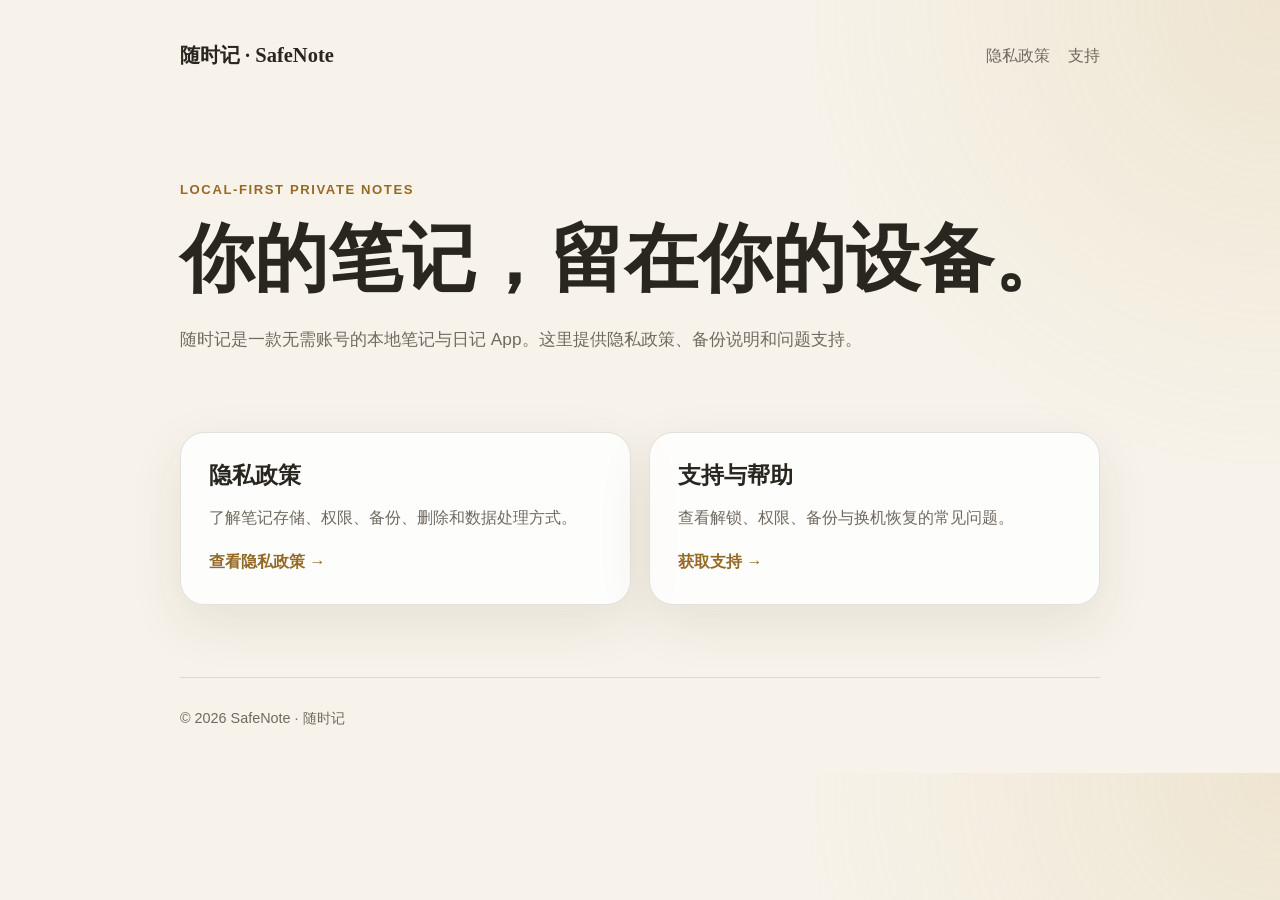
<file: index.html>
<!doctype html>
<html lang="zh-CN">
<head>
  <meta charset="utf-8">
  <meta name="viewport" content="width=device-width, initial-scale=1">
  <meta name="description" content="随时记—加密笔记本的隐私政策与支持页面。">
  <title>随时记 · SafeNote</title>
  <link rel="stylesheet" href="assets/styles.css">
</head>
<body>
  <div class="shell">
    <header>
      <a class="brand" href="./">随时记 · SafeNote</a>
      <nav aria-label="主要导航">
        <a href="privacy/">隐私政策</a>
        <a href="support/">支持</a>
      </nav>
    </header>
    <main>
      <section class="hero">
        <div class="eyebrow">Local-first private notes</div>
        <h1>你的笔记，留在你的设备。</h1>
        <p class="lede">随时记是一款无需账号的本地笔记与日记 App。这里提供隐私政策、备份说明和问题支持。</p>
      </section>
      <section class="cards" aria-label="文档入口">
        <a class="card" href="privacy/">
          <h2>隐私政策</h2>
          <p>了解笔记存储、权限、备份、删除和数据处理方式。</p>
          <strong>查看隐私政策 →</strong>
        </a>
        <a class="card" href="support/">
          <h2>支持与帮助</h2>
          <p>查看解锁、权限、备份与换机恢复的常见问题。</p>
          <strong>获取支持 →</strong>
        </a>
      </section>
    </main>
    <footer>© 2026 SafeNote · 随时记</footer>
  </div>
</body>
</html>
</file>
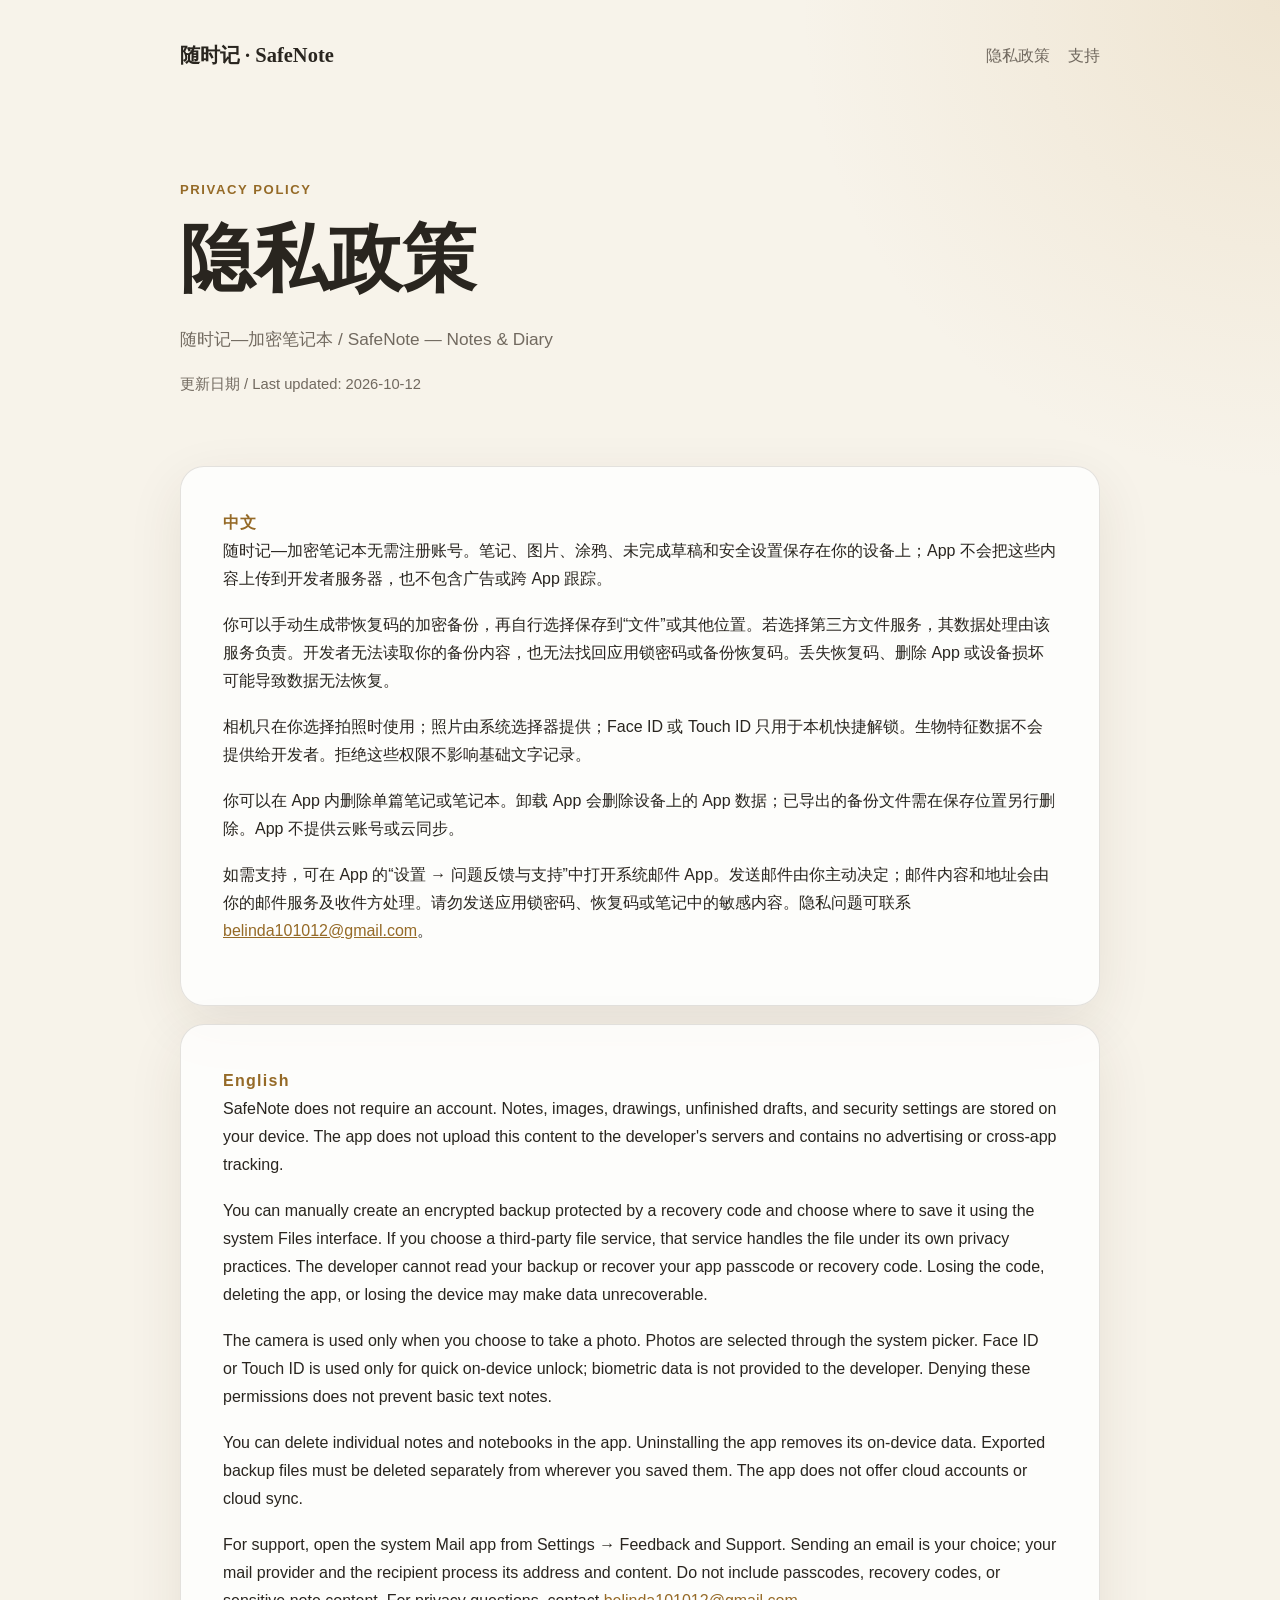
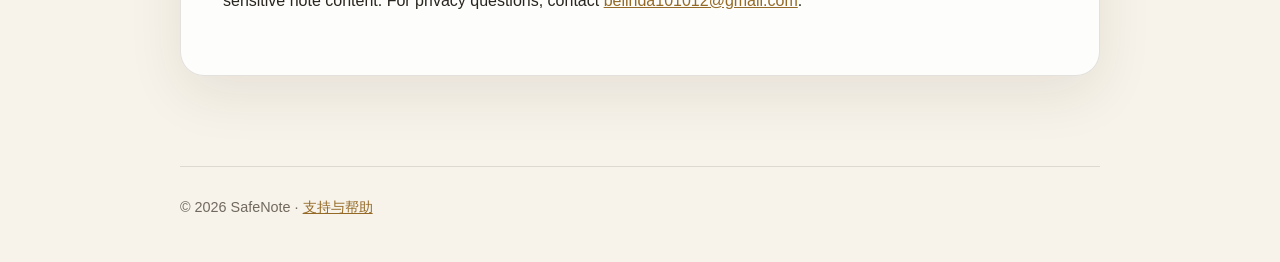
<file: privacy/index.html>
<!doctype html>
<html lang="zh-CN">
<head>
  <meta charset="utf-8">
  <meta name="viewport" content="width=device-width, initial-scale=1">
  <meta name="description" content="随时记—加密笔记本隐私政策。">
  <title>隐私政策 · 随时记 SafeNote</title>
  <link rel="stylesheet" href="../assets/styles.css">
</head>
<body>
  <div class="shell">
    <header>
      <a class="brand" href="../">随时记 · SafeNote</a>
      <nav aria-label="主要导航">
        <a href="./" aria-current="page">隐私政策</a>
        <a href="../support/">支持</a>
      </nav>
    </header>
    <main>
      <section class="hero">
        <div class="eyebrow">Privacy Policy</div>
        <h1>隐私政策</h1>
        <p class="lede">随时记—加密笔记本 / SafeNote — Notes &amp; Diary</p>
        <p class="updated">更新日期 / Last updated: 2026-10-12</p>
      </section>

      <article class="section">
        <div class="language-label">中文</div>
        <p>随时记—加密笔记本无需注册账号。笔记、图片、涂鸦、未完成草稿和安全设置保存在你的设备上；App 不会把这些内容上传到开发者服务器，也不包含广告或跨 App 跟踪。</p>
        <p>你可以手动生成带恢复码的加密备份，再自行选择保存到“文件”或其他位置。若选择第三方文件服务，其数据处理由该服务负责。开发者无法读取你的备份内容，也无法找回应用锁密码或备份恢复码。丢失恢复码、删除 App 或设备损坏可能导致数据无法恢复。</p>
        <p>相机只在你选择拍照时使用；照片由系统选择器提供；Face ID 或 Touch ID 只用于本机快捷解锁。生物特征数据不会提供给开发者。拒绝这些权限不影响基础文字记录。</p>
        <p>你可以在 App 内删除单篇笔记或笔记本。卸载 App 会删除设备上的 App 数据；已导出的备份文件需在保存位置另行删除。App 不提供云账号或云同步。</p>
        <p>如需支持，可在 App 的“设置 → 问题反馈与支持”中打开系统邮件 App。发送邮件由你主动决定；邮件内容和地址会由你的邮件服务及收件方处理。请勿发送应用锁密码、恢复码或笔记中的敏感内容。隐私问题可联系 <a href="mailto:belinda101012@gmail.com">belinda101012@gmail.com</a>。</p>
      </article>

      <article class="section" lang="en">
        <div class="language-label">English</div>
        <p>SafeNote does not require an account. Notes, images, drawings, unfinished drafts, and security settings are stored on your device. The app does not upload this content to the developer's servers and contains no advertising or cross-app tracking.</p>
        <p>You can manually create an encrypted backup protected by a recovery code and choose where to save it using the system Files interface. If you choose a third-party file service, that service handles the file under its own privacy practices. The developer cannot read your backup or recover your app passcode or recovery code. Losing the code, deleting the app, or losing the device may make data unrecoverable.</p>
        <p>The camera is used only when you choose to take a photo. Photos are selected through the system picker. Face ID or Touch ID is used only for quick on-device unlock; biometric data is not provided to the developer. Denying these permissions does not prevent basic text notes.</p>
        <p>You can delete individual notes and notebooks in the app. Uninstalling the app removes its on-device data. Exported backup files must be deleted separately from wherever you saved them. The app does not offer cloud accounts or cloud sync.</p>
        <p>For support, open the system Mail app from Settings → Feedback and Support. Sending an email is your choice; your mail provider and the recipient process its address and content. Do not include passcodes, recovery codes, or sensitive note content. For privacy questions, contact <a href="mailto:belinda101012@gmail.com">belinda101012@gmail.com</a>.</p>
      </article>
    </main>
    <footer>© 2026 SafeNote · <a href="../support/">支持与帮助</a></footer>
  </div>
</body>
</html>
</file>
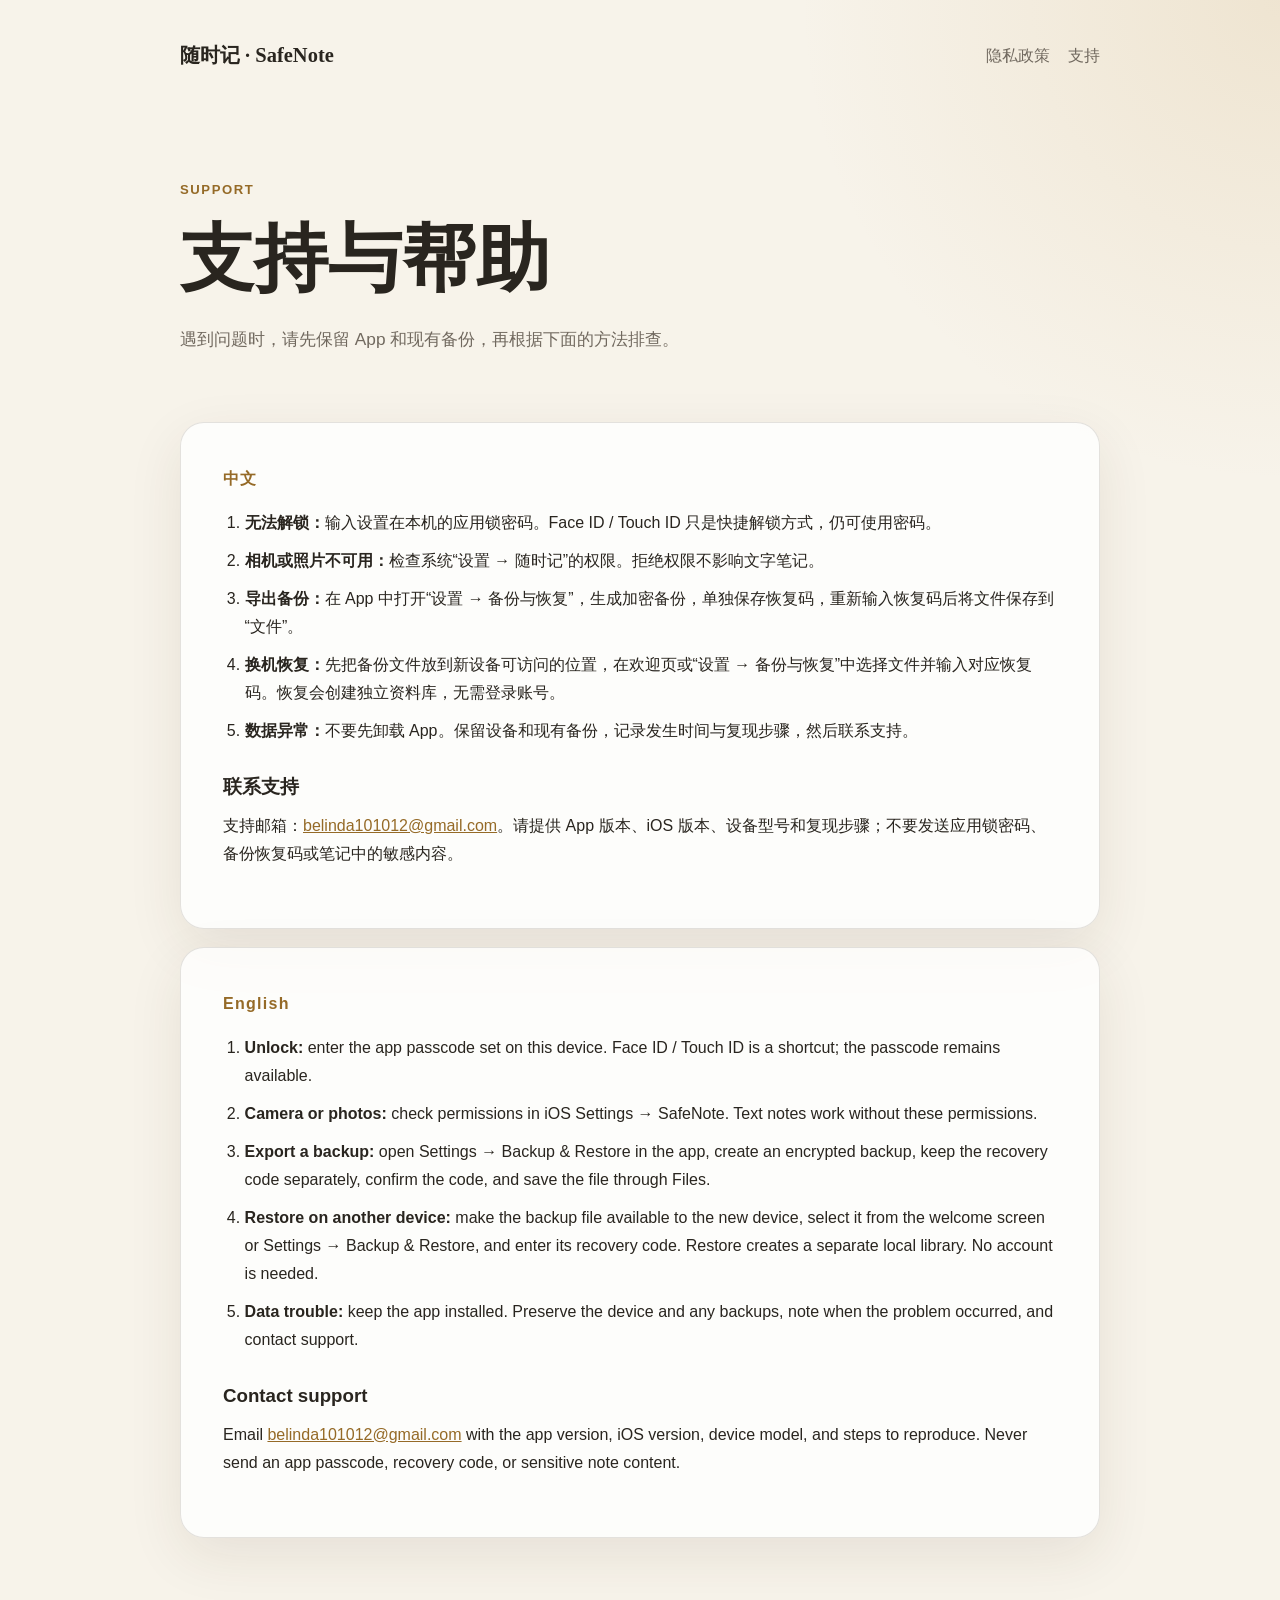
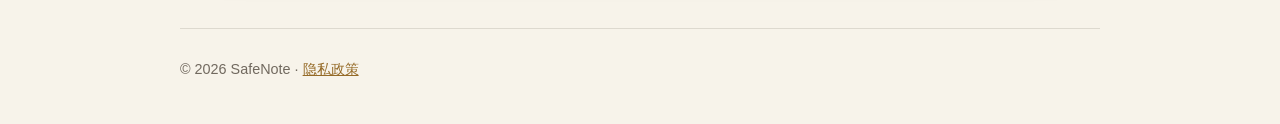
<file: support/index.html>
<!doctype html>
<html lang="zh-CN">
<head>
  <meta charset="utf-8">
  <meta name="viewport" content="width=device-width, initial-scale=1">
  <meta name="description" content="随时记—加密笔记本支持与常见问题。">
  <title>支持与帮助 · 随时记 SafeNote</title>
  <link rel="stylesheet" href="../assets/styles.css">
</head>
<body>
  <div class="shell">
    <header>
      <a class="brand" href="../">随时记 · SafeNote</a>
      <nav aria-label="主要导航">
        <a href="../privacy/">隐私政策</a>
        <a href="./" aria-current="page">支持</a>
      </nav>
    </header>
    <main>
      <section class="hero">
        <div class="eyebrow">Support</div>
        <h1>支持与帮助</h1>
        <p class="lede">遇到问题时，请先保留 App 和现有备份，再根据下面的方法排查。</p>
      </section>

      <article class="section">
        <div class="language-label">中文</div>
        <ol>
          <li><strong>无法解锁：</strong>输入设置在本机的应用锁密码。Face ID / Touch ID 只是快捷解锁方式，仍可使用密码。</li>
          <li><strong>相机或照片不可用：</strong>检查系统“设置 → 随时记”的权限。拒绝权限不影响文字笔记。</li>
          <li><strong>导出备份：</strong>在 App 中打开“设置 → 备份与恢复”，生成加密备份，单独保存恢复码，重新输入恢复码后将文件保存到“文件”。</li>
          <li><strong>换机恢复：</strong>先把备份文件放到新设备可访问的位置，在欢迎页或“设置 → 备份与恢复”中选择文件并输入对应恢复码。恢复会创建独立资料库，无需登录账号。</li>
          <li><strong>数据异常：</strong>不要先卸载 App。保留设备和现有备份，记录发生时间与复现步骤，然后联系支持。</li>
        </ol>
        <h3>联系支持</h3>
        <p>支持邮箱：<a href="mailto:belinda101012@gmail.com">belinda101012@gmail.com</a>。请提供 App 版本、iOS 版本、设备型号和复现步骤；不要发送应用锁密码、备份恢复码或笔记中的敏感内容。</p>
      </article>

      <article class="section" lang="en">
        <div class="language-label">English</div>
        <ol>
          <li><strong>Unlock:</strong> enter the app passcode set on this device. Face ID / Touch ID is a shortcut; the passcode remains available.</li>
          <li><strong>Camera or photos:</strong> check permissions in iOS Settings → SafeNote. Text notes work without these permissions.</li>
          <li><strong>Export a backup:</strong> open Settings → Backup &amp; Restore in the app, create an encrypted backup, keep the recovery code separately, confirm the code, and save the file through Files.</li>
          <li><strong>Restore on another device:</strong> make the backup file available to the new device, select it from the welcome screen or Settings → Backup &amp; Restore, and enter its recovery code. Restore creates a separate local library. No account is needed.</li>
          <li><strong>Data trouble:</strong> keep the app installed. Preserve the device and any backups, note when the problem occurred, and contact support.</li>
        </ol>
        <h3>Contact support</h3>
        <p>Email <a href="mailto:belinda101012@gmail.com">belinda101012@gmail.com</a> with the app version, iOS version, device model, and steps to reproduce. Never send an app passcode, recovery code, or sensitive note content.</p>
      </article>
    </main>
    <footer>© 2026 SafeNote · <a href="../privacy/">隐私政策</a></footer>
  </div>
</body>
</html>
</file>
<file: assets/styles.css>
:root {
  color-scheme: light dark;
  --background: #f7f3ea;
  --surface: rgba(255, 255, 255, 0.78);
  --text: #29251f;
  --muted: #71695f;
  --accent: #956a27;
  --border: rgba(68, 57, 43, 0.14);
  --shadow: 0 18px 55px rgba(65, 49, 27, 0.09);
}

* { box-sizing: border-box; }

html { scroll-behavior: smooth; }

body {
  margin: 0;
  background:
    radial-gradient(circle at 100% 0%, rgba(205, 170, 109, 0.2), transparent 30rem),
    var(--background);
  color: var(--text);
  font-family: -apple-system, BlinkMacSystemFont, "Segoe UI", "PingFang SC", "Hiragino Sans GB", sans-serif;
  line-height: 1.75;
}

a { color: var(--accent); }

.shell {
  width: min(920px, calc(100% - 32px));
  margin: 0 auto;
}

header {
  padding: 38px 0 22px;
  display: flex;
  align-items: center;
  justify-content: space-between;
  gap: 24px;
}

.brand {
  color: var(--text);
  font-family: Georgia, "Songti SC", serif;
  font-size: 1.28rem;
  font-weight: 700;
  text-decoration: none;
}

nav { display: flex; gap: 18px; }
nav a { color: var(--muted); text-decoration: none; }
nav a:hover, nav a:focus { color: var(--accent); }

main { padding: 28px 0 72px; }

.hero { padding: 55px 0 32px; }
.eyebrow {
  color: var(--accent);
  font-size: 0.82rem;
  font-weight: 700;
  letter-spacing: 0.12em;
  text-transform: uppercase;
}

h1, h2 {
  font-family: Georgia, "Songti SC", serif;
  line-height: 1.25;
}

h1 { margin: 12px 0 18px; font-size: clamp(2.4rem, 7vw, 4.6rem); }
h2 { margin: 0 0 14px; font-size: 1.45rem; }
p { margin: 0 0 18px; }
.lede { max-width: 690px; color: var(--muted); font-size: 1.08rem; }
.updated { color: var(--muted); font-size: 0.92rem; }

.cards {
  display: grid;
  grid-template-columns: repeat(2, minmax(0, 1fr));
  gap: 18px;
  margin-top: 28px;
}

.card, .section {
  background: var(--surface);
  border: 1px solid var(--border);
  border-radius: 24px;
  box-shadow: var(--shadow);
}

.card { padding: 28px; text-decoration: none; color: var(--text); }
.card:hover, .card:focus { border-color: rgba(149, 106, 39, 0.45); transform: translateY(-2px); }
.card p { color: var(--muted); margin: 0; }
.card strong { display: inline-block; margin-top: 16px; color: var(--accent); }

.section { padding: clamp(24px, 5vw, 42px); margin: 18px 0; }
.section h3 { margin: 26px 0 8px; }
.section ol { padding-left: 1.35rem; }
.section li { margin: 10px 0; }
.language-label { color: var(--accent); font-weight: 700; letter-spacing: 0.08em; }

footer {
  border-top: 1px solid var(--border);
  padding: 28px 0 42px;
  color: var(--muted);
  font-size: 0.9rem;
}

@media (max-width: 640px) {
  header { align-items: flex-start; flex-direction: column; }
  .cards { grid-template-columns: 1fr; }
  .hero { padding-top: 26px; }
  h1 { font-size: 2.5rem; }
}

@media (prefers-color-scheme: dark) {
  :root {
    --background: #171512;
    --surface: rgba(39, 35, 29, 0.82);
    --text: #f4eee4;
    --muted: #bbb1a3;
    --accent: #d8ad68;
    --border: rgba(255, 255, 255, 0.1);
    --shadow: none;
  }
}
</file>
